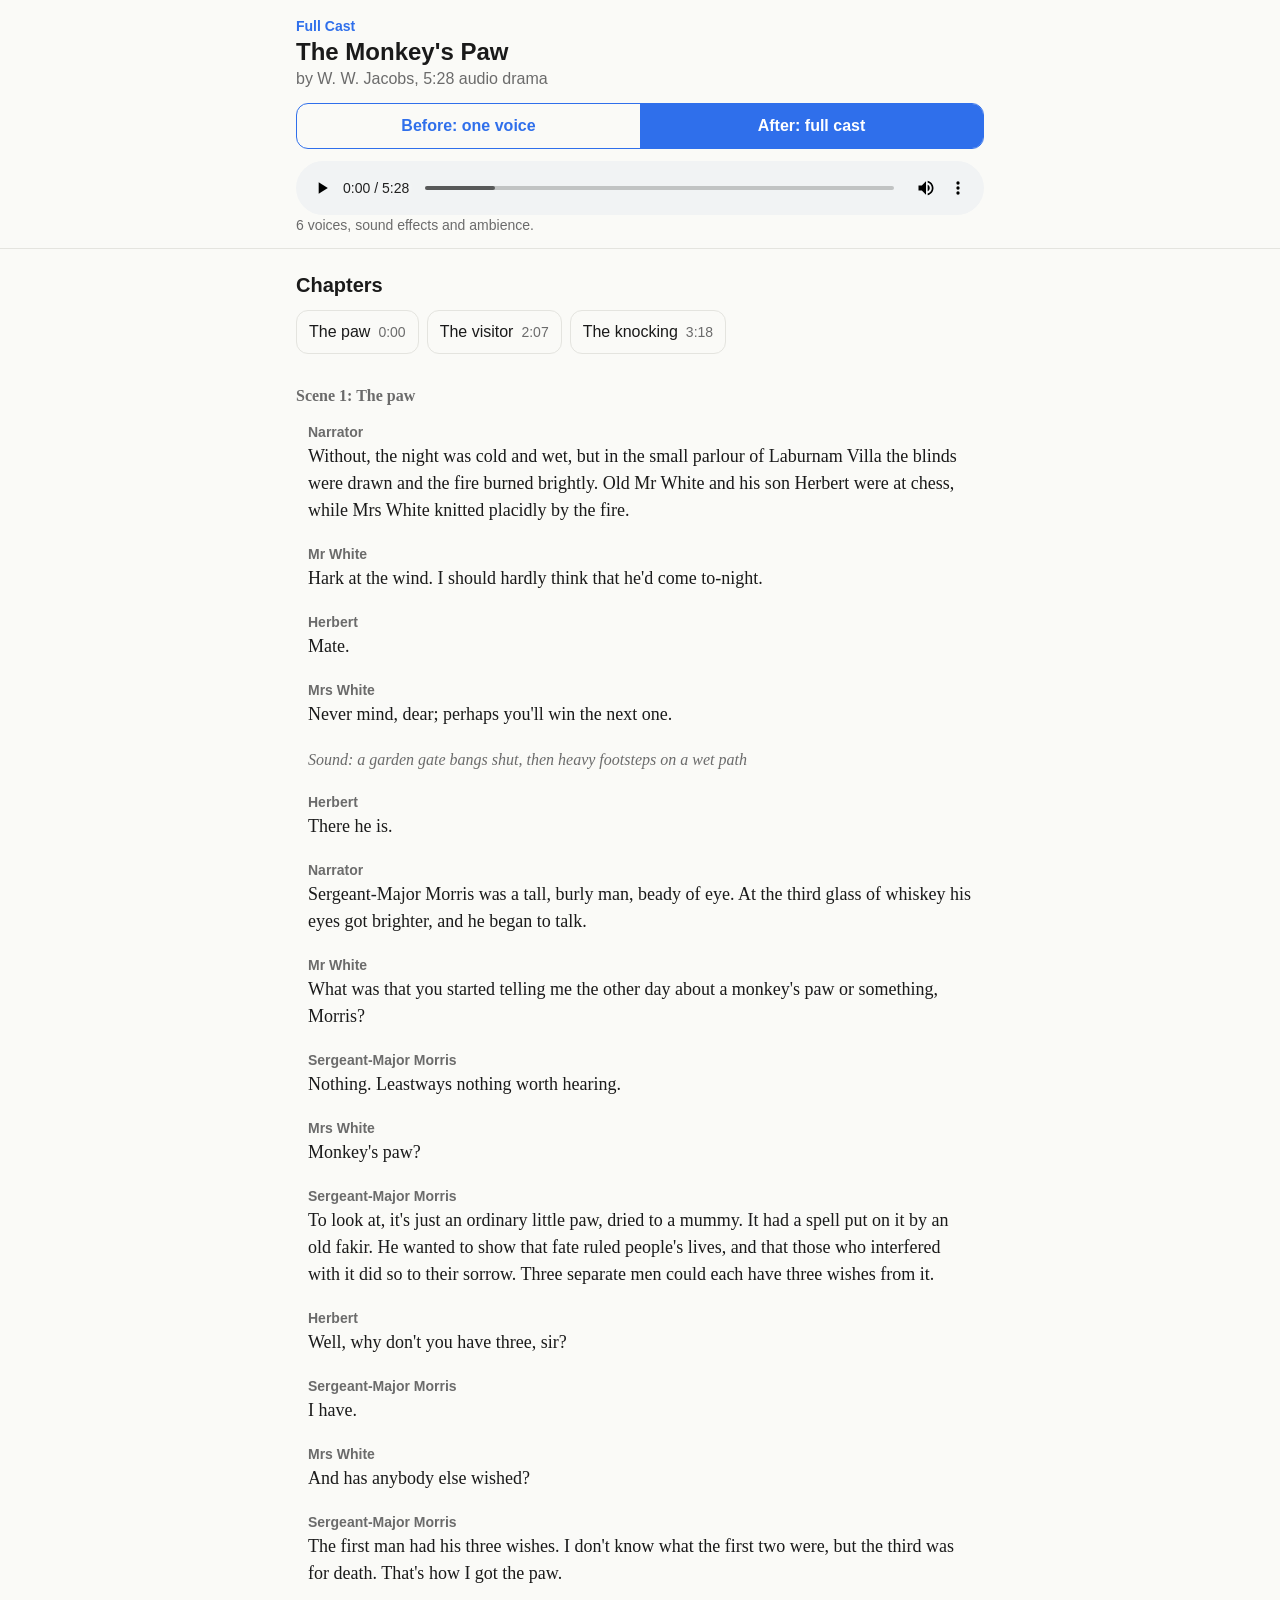
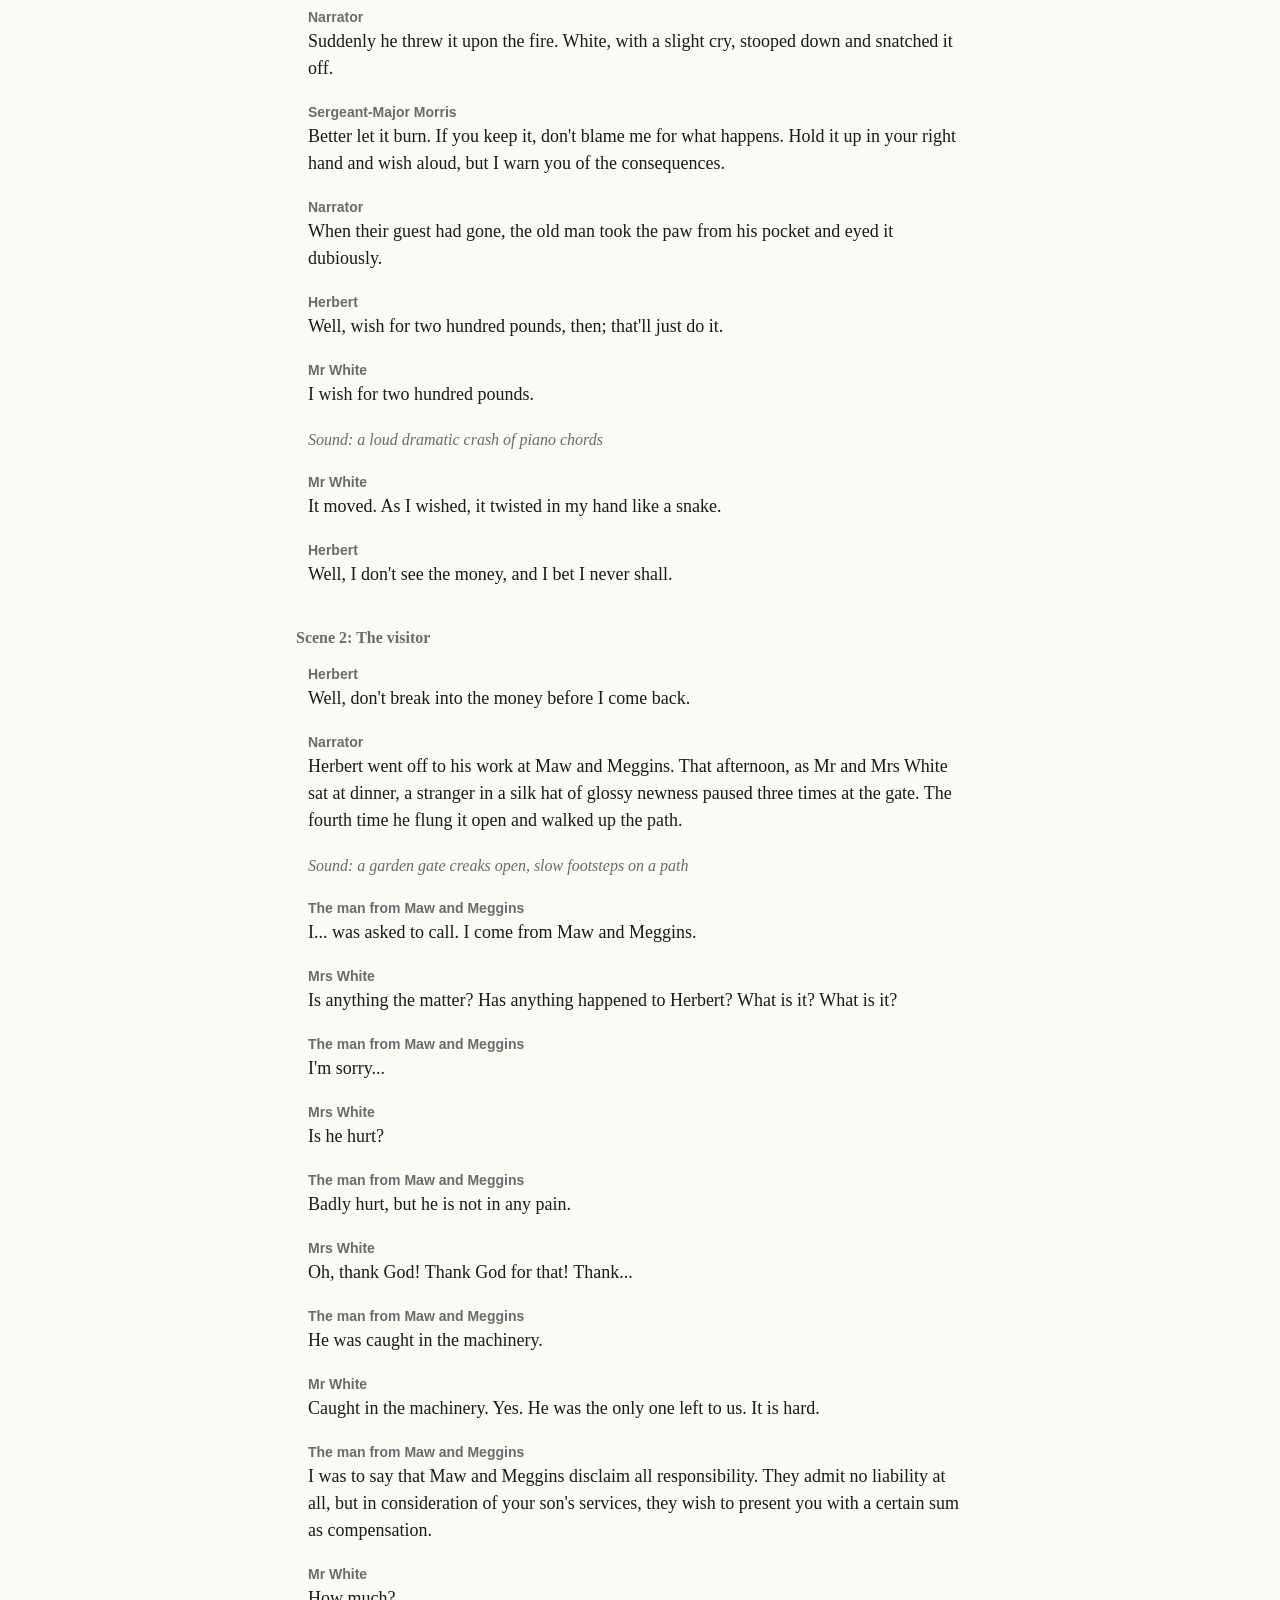
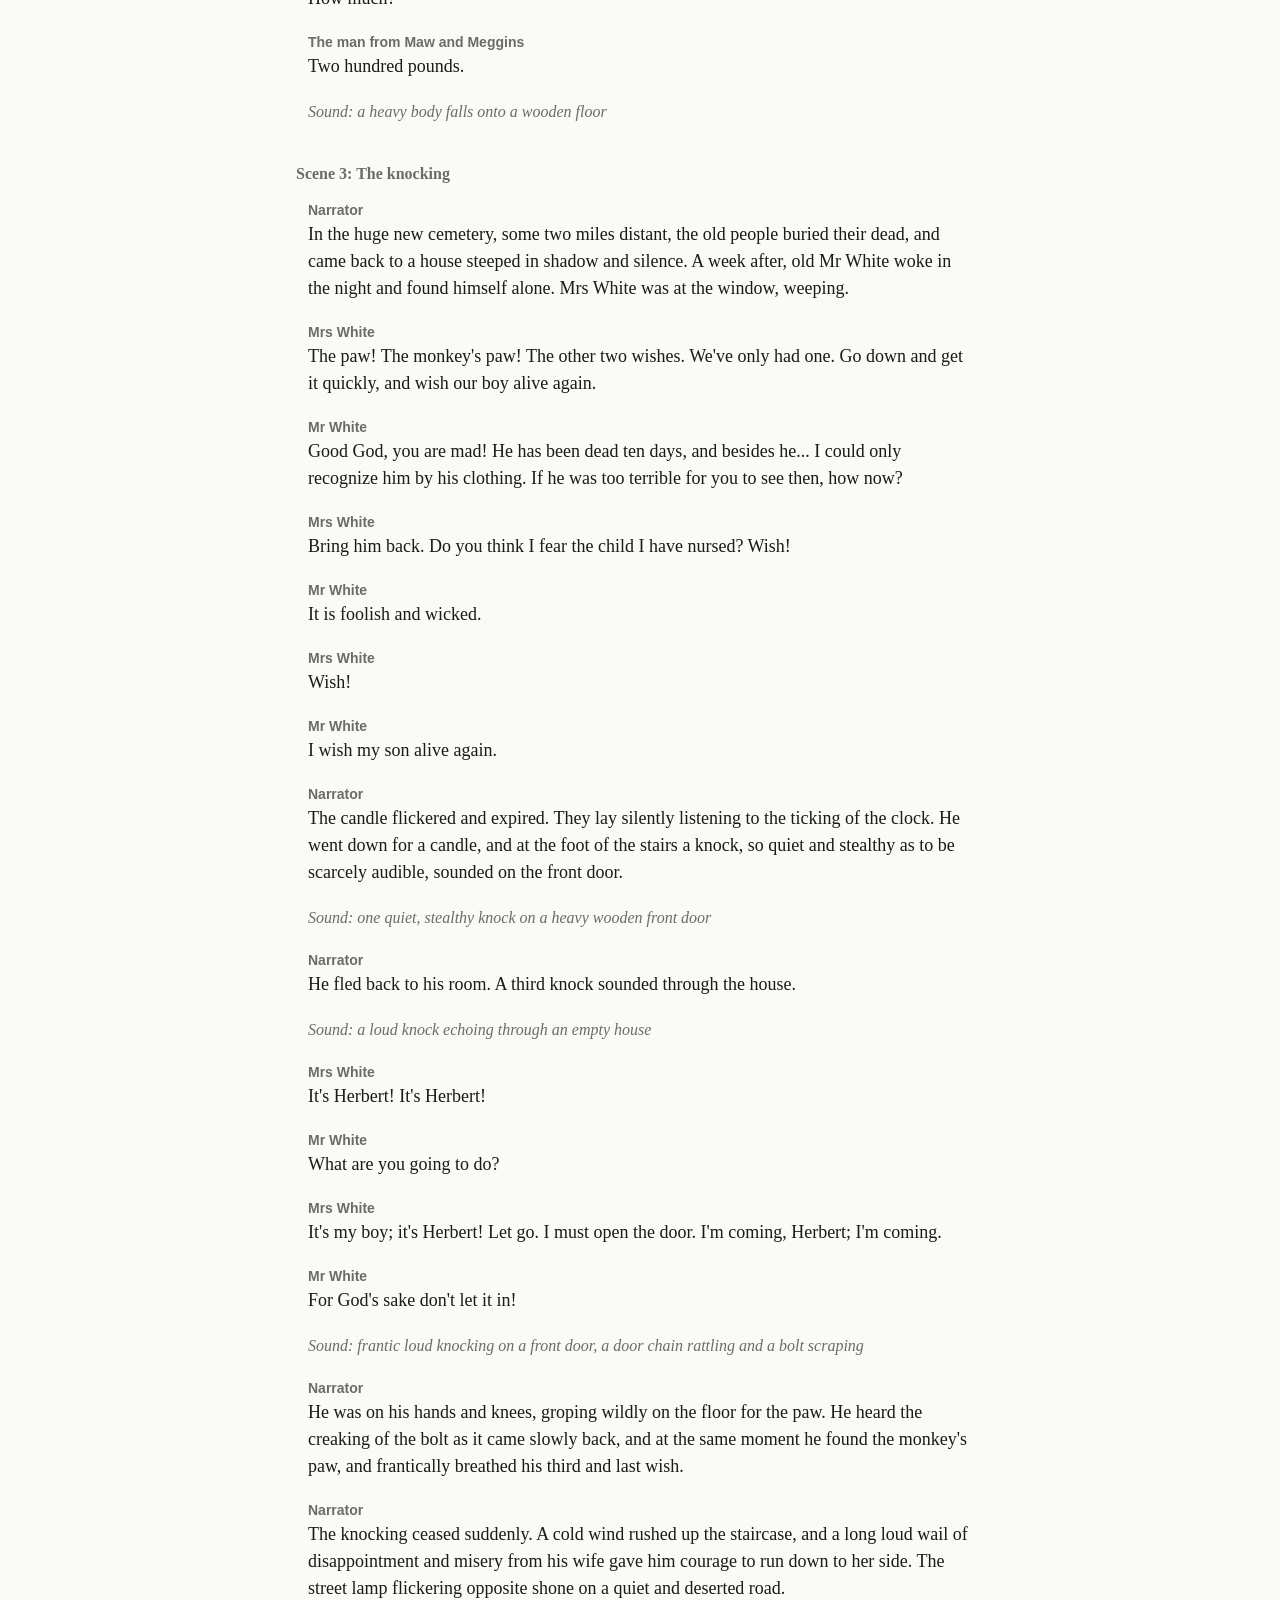
<file: docs/demo/index.html>
<!doctype html>
<html lang="en">
<head>
  <meta charset="utf-8">
  <meta name="viewport" content="width=device-width, initial-scale=1">
  <title>Full Cast</title>
  <link rel="icon" href="data:image/svg+xml,%3Csvg xmlns='http://www.w3.org/2000/svg' viewBox='0 0 16 16'%3E%3Ccircle cx='8' cy='8' r='6' fill='%232F6FEB'/%3E%3C/svg%3E">
  <link rel="stylesheet" href="player.css">
</head>
<body data-mix-base="./">
  <header class="bar">
    <div class="wrap">
      <p class="eyebrow">Full Cast</p>
      <h1 id="title">Loading...</h1>
      <p id="byline" class="muted"></p>
      <div class="toggle" role="group" aria-label="Version">
        <button type="button" id="mode-flat" aria-pressed="false">Before: one voice</button>
        <button type="button" id="mode-full" aria-pressed="true">After: full cast</button>
      </div>
      <audio id="audio" controls preload="metadata"></audio>
      <p id="mode-note" class="muted small"></p>
    </div>
  </header>

  <main class="wrap">
    <p id="status" role="status"></p>
    <nav id="chapters-nav" aria-labelledby="chapters-heading" hidden>
      <h2 id="chapters-heading">Chapters</h2>
      <ol id="chapters"></ol>
    </nav>
    <section aria-labelledby="script-heading">
      <h2 id="script-heading" hidden>Script</h2>
      <div id="script"></div>
    </section>
  </main>

  <script src="player.js"></script>
</body>
</html>
</file>
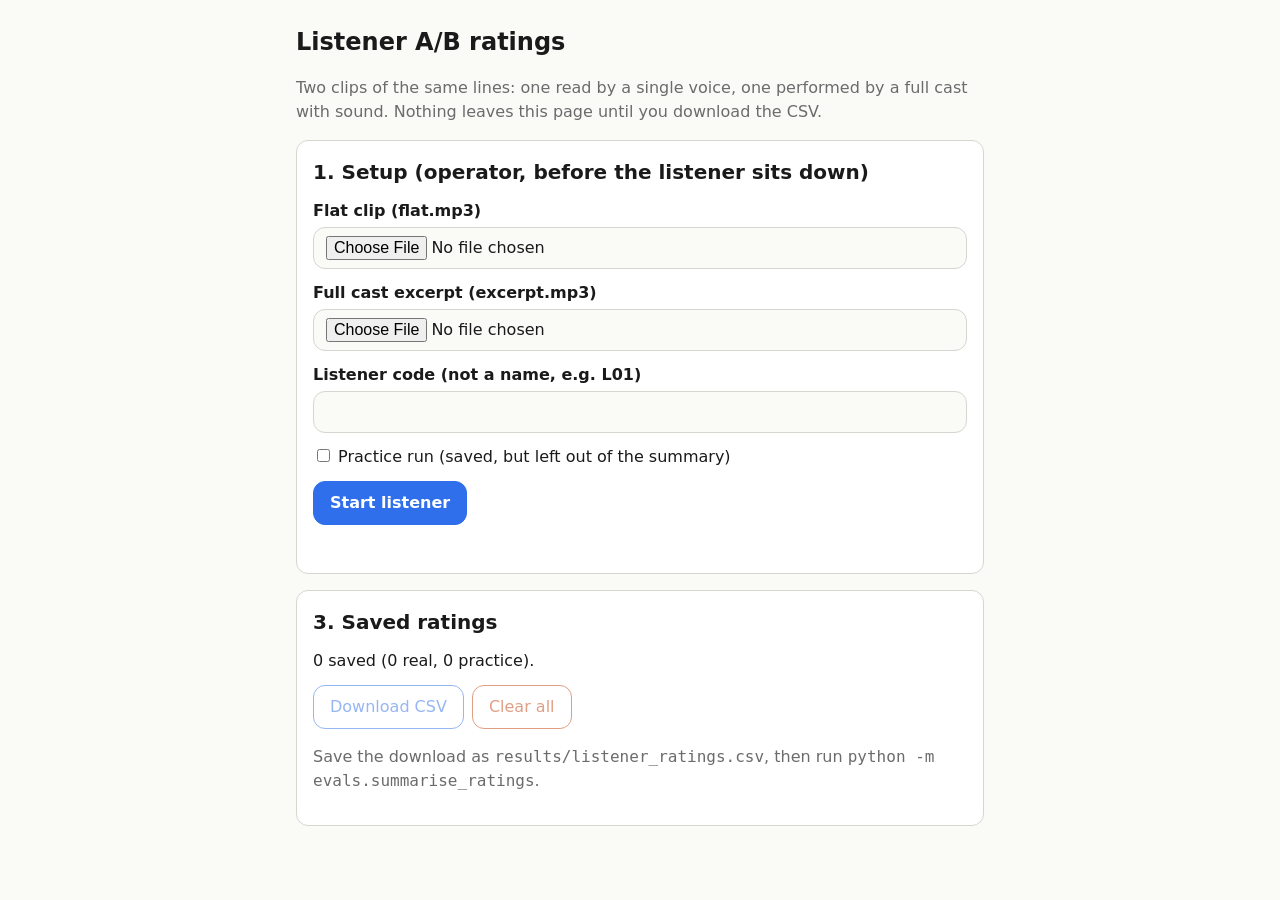
<file: evals/listener_form.html>
<!doctype html>
<html lang="en">
<head>
<meta charset="utf-8">
<meta name="viewport" content="width=device-width, initial-scale=1">
<title>Listener A/B Ratings</title>
<link rel="icon" href="data:,">
<style>
  :root {
    --color-bg: #FAFAF7;
    --color-surface: #FFFFFF;
    --color-text: #1A1A1A;
    --color-muted: #6B6B6B;
    --color-border: #D6D6D0;
    --color-accent: #2F6FEB;
    --color-on-accent: #FFFFFF;
    --color-danger: #C2410C;
    --radius: 12px;
  }
  @media (prefers-color-scheme: dark) {
    :root:not([data-theme="light"]) {
      --color-bg: #141412;
      --color-surface: #1E1E1B;
      --color-text: #F2F2EE;
      --color-muted: #B0B0A8;
      --color-border: #3A3A35;
      --color-accent: #7AA5F5;
      --color-on-accent: #0E1A33;
      --color-danger: #F08A5D;
    }
  }
  :root[data-theme="dark"] {
    --color-bg: #141412;
    --color-surface: #1E1E1B;
    --color-text: #F2F2EE;
    --color-muted: #B0B0A8;
    --color-border: #3A3A35;
    --color-accent: #7AA5F5;
    --color-on-accent: #0E1A33;
    --color-danger: #F08A5D;
  }
  * { box-sizing: border-box; }
  body {
    margin: 0; background: var(--color-bg); color: var(--color-text);
    font: 16px/1.5 system-ui, -apple-system, "Segoe UI", sans-serif;
  }
  main { max-width: 720px; margin: 0 auto; padding: 24px 16px 48px; }
  h1 { font-size: 24px; margin: 0 0 8px; }
  h2 { font-size: 20px; margin: 0 0 12px; }
  p.lead, .muted { color: var(--color-muted); }
  section {
    background: var(--color-surface); border: 1px solid var(--color-border);
    border-radius: var(--radius); padding: 16px; margin-top: 16px;
  }
  label.field { display: block; margin-bottom: 12px; }
  label.field span { display: block; font-weight: 600; margin-bottom: 4px; }
  input[type=text], textarea, input[type=file] {
    width: 100%; font: inherit; color: inherit; background: var(--color-bg);
    border: 1px solid var(--color-border); border-radius: var(--radius); padding: 8px 12px;
  }
  audio { width: 100%; margin: 8px 0 12px; }
  fieldset { border: 0; margin: 0 0 12px; padding: 0; }
  legend { font-weight: 600; margin-bottom: 4px; padding: 0; }
  .scale { display: flex; flex-wrap: wrap; gap: 8px; }
  .scale label {
    display: inline-flex; align-items: center; gap: 4px; min-height: 44px; padding: 0 12px;
    border: 1px solid var(--color-border); border-radius: var(--radius); cursor: pointer;
  }
  /* The 1-5 scales stay on one row at phone width; wrapping left "5" alone and the scale unreadable. */
  .scale[data-scale] { display: grid; grid-template-columns: repeat(5, 1fr); }
  .scale[data-scale] label { justify-content: center; padding: 0 4px; }
  .scale-ends { display: flex; justify-content: space-between; font-size: 14px; color: var(--color-muted); }
  button {
    font: inherit; min-height: 44px; padding: 8px 16px; border-radius: var(--radius); cursor: pointer;
    border: 1px solid var(--color-accent); background: transparent; color: var(--color-accent);
  }
  button.primary { background: var(--color-accent); color: var(--color-on-accent); font-weight: 600; }
  button.danger { border-color: var(--color-danger); color: var(--color-danger); }
  button:disabled { opacity: 0.5; cursor: not-allowed; }
  :focus-visible { outline: 3px solid var(--color-accent); outline-offset: 2px; }
  .actions { display: flex; flex-wrap: wrap; gap: 8px; margin-top: 12px; }
  .error { color: var(--color-danger); font-weight: 600; min-height: 1.5em; margin: 8px 0 0; }
  .status { min-height: 1.5em; margin: 8px 0 0; }
  [hidden] { display: none !important; }
</style>
</head>
<body>
<main>
  <h1>Listener A/B ratings</h1>
  <p class="lead">Two clips of the same lines: one read by a single voice, one performed by a full cast with sound.
    Nothing leaves this page until you download the CSV.</p>

  <section id="setup" aria-labelledby="setup-title">
    <h2 id="setup-title">1. Setup (operator, before the listener sits down)</h2>
    <label class="field"><span>Flat clip (flat.mp3)</span>
      <input type="file" id="file-flat" accept="audio/*"></label>
    <label class="field"><span>Full cast excerpt (excerpt.mp3)</span>
      <input type="file" id="file-full" accept="audio/*"></label>
    <label class="field"><span>Listener code (not a name, e.g. L01)</span>
      <input type="text" id="listener" maxlength="12" autocomplete="off" pattern="[A-Za-z0-9-]{1,12}"></label>
    <label><input type="checkbox" id="practice"> Practice run (saved, but left out of the summary)</label>
    <div class="actions"><button class="primary" id="start">Start listener</button></div>
    <p class="error" id="setup-error" role="alert"></p>
  </section>

  <form id="rate" hidden aria-labelledby="rate-title" novalidate>
    <section>
      <h2 id="rate-title">2. Listen to both clips, then rate each one</h2>
      <p class="muted">Play them in any order, as often as you like. Use headphones if you have them.</p>
    </section>
    <section id="clip-a"></section>
    <section id="clip-b"></section>
    <section>
      <fieldset>
        <legend>Which clip would you rather keep listening to?</legend>
        <div class="scale">
          <label><input type="radio" name="preferred" value="A"> Clip A</label>
          <label><input type="radio" name="preferred" value="B"> Clip B</label>
          <label><input type="radio" name="preferred" value="none"> No preference</label>
        </div>
      </fieldset>
      <label class="field"><span>Anything else? (optional, 300 characters)</span>
        <textarea id="comment" rows="3" maxlength="300"></textarea></label>
      <div class="actions"><button class="primary" type="submit">Save rating</button></div>
      <p class="error" id="rate-error" role="alert"></p>
    </section>
  </form>

  <section aria-labelledby="saved-title">
    <h2 id="saved-title">3. Saved ratings</h2>
    <p id="saved-count" class="status" aria-live="polite"></p>
    <div class="actions">
      <button id="download">Download CSV</button>
      <button id="clear" class="danger">Clear all</button>
    </div>
    <p class="muted">Save the download as <code>results/listener_ratings.csv</code>, then run
      <code>python -m evals.summarise_ratings</code>.</p>
  </section>
</main>

<template id="clip-template">
  <h2 class="clip-title"></h2>
  <audio controls preload="auto"></audio>
  <fieldset>
    <legend>Clarity: how easy is it to follow who says what?</legend>
    <div class="scale" data-scale="clarity"></div>
    <div class="scale-ends"><span>1 = hard</span><span>5 = easy</span></div>
  </fieldset>
  <fieldset>
    <legend>Immersion: how much does it pull you into the story?</legend>
    <div class="scale" data-scale="immersion"></div>
    <div class="scale-ends"><span>1 = not at all</span><span>5 = completely</span></div>
  </fieldset>
</template>

<script>
"use strict";
// Column order must match evals/summarise_ratings.py.
const COLUMNS = ["listener_id", "rated_at", "practice", "flat_first", "clarity_flat", "clarity_full_cast",
                 "immersion_flat", "immersion_full_cast", "preferred", "comment"];
const STORAGE_KEY = "fullcast-listener-ratings-v1";
const LISTENER_ID = /^[A-Za-z0-9-]{1,12}$/;

const $ = (id) => document.getElementById(id);
let rows = loadRows();
let urls = {flat: null, full_cast: null};
let flatFirst = true;
let clearArmed = false;

function loadRows() {
  // Browser storage only protects against an accidental reload; the CSV download is the real record.
  try { return JSON.parse(localStorage.getItem(STORAGE_KEY)) || []; } catch { return []; }
}
function saveRows() {
  try { localStorage.setItem(STORAGE_KEY, JSON.stringify(rows)); } catch { /* still in memory; download before closing */ }
  renderCount();
}
function renderCount() {
  const real = rows.filter((r) => !r.practice).length;
  $("saved-count").textContent = `${rows.length} saved (${real} real, ${rows.length - real} practice).`;
  $("download").disabled = rows.length === 0;
  $("clear").disabled = rows.length === 0;
}

function buildClip(section, letter) {
  section.replaceChildren($("clip-template").content.cloneNode(true));
  section.querySelector(".clip-title").textContent = `Clip ${letter}`;
  for (const scale of section.querySelectorAll("[data-scale]")) {
    for (let n = 1; n <= 5; n++) {
      const label = document.createElement("label");
      const input = document.createElement("input");
      input.type = "radio";
      input.name = `${scale.dataset.scale}_${letter}`;
      input.value = String(n);
      label.append(input, ` ${n}`);
      scale.append(label);
    }
  }
}

function startListener() {
  const flat = $("file-flat").files[0], full = $("file-full").files[0];
  const listener = $("listener").value.trim();
  if (!flat || !full) return showError("setup-error", "Choose both audio files.");
  if (!LISTENER_ID.test(listener)) return showError("setup-error", "Listener code: 1-12 letters, digits or dashes.");
  if (rows.some((r) => r.listener_id === listener && !r.practice) && !$("practice").checked) {
    return showError("setup-error", `${listener} already has a saved rating. Use a new code.`);
  }
  showError("setup-error", "");
  for (const key of Object.keys(urls)) if (urls[key]) URL.revokeObjectURL(urls[key]);
  urls = {flat: URL.createObjectURL(flat), full_cast: URL.createObjectURL(full)};
  // Random order per listener, so a preference for whichever clip plays first can be measured.
  flatFirst = crypto.getRandomValues(new Uint8Array(1))[0] < 128;

  buildClip($("clip-a"), "A");
  buildClip($("clip-b"), "B");
  $("clip-a").querySelector("audio").src = flatFirst ? urls.flat : urls.full_cast;
  $("clip-b").querySelector("audio").src = flatFirst ? urls.full_cast : urls.flat;
  $("rate").reset();
  $("setup").hidden = true;  // hides the file names, so the listener can't tell which clip is which
  $("rate").hidden = false;
  $("rate").scrollIntoView({behavior: "smooth"});
}

function picked(name) {
  const el = document.querySelector(`input[name="${name}"]:checked`);
  return el ? el.value : null;
}

function saveRating(event) {
  event.preventDefault();
  const answers = {};
  for (const name of ["clarity_A", "clarity_B", "immersion_A", "immersion_B", "preferred"]) {
    answers[name] = picked(name);
    if (!answers[name]) return showError("rate-error", "Please answer every question before saving.");
  }
  // Store by condition, not by letter, so the summary never needs to know the play order to read a row.
  const flatLetter = flatFirst ? "A" : "B", fullLetter = flatFirst ? "B" : "A";
  const preferred = answers.preferred === "none" ? "no_preference"
                  : answers.preferred === flatLetter ? "flat" : "full_cast";
  rows.push({
    listener_id: $("listener").value.trim(),
    rated_at: new Date().toISOString(),
    practice: $("practice").checked,
    flat_first: flatFirst,
    clarity_flat: Number(answers[`clarity_${flatLetter}`]),
    clarity_full_cast: Number(answers[`clarity_${fullLetter}`]),
    immersion_flat: Number(answers[`immersion_${flatLetter}`]),
    immersion_full_cast: Number(answers[`immersion_${fullLetter}`]),
    preferred,
    comment: $("comment").value.trim().slice(0, 300),
  });
  saveRows();
  showError("rate-error", "");
  for (const audio of document.querySelectorAll("#rate audio")) audio.pause();
  $("rate").hidden = true;
  $("setup").hidden = false;
  $("listener").value = "";
  $("practice").checked = false;
  $("saved-count").textContent += " Rating saved. Ready for the next listener.";
}

function csvCell(value) {
  let s = String(value);
  // A leading = + - @ makes spreadsheets run the cell as a formula; a quote mark keeps it as text.
  if (/^[=+\-@\t\r]/.test(s)) s = "'" + s;
  if (/[",\r\n]/.test(s)) s = '"' + s.replace(/"/g, '""') + '"';
  return s;
}

function downloadCsv() {
  const lines = [COLUMNS.join(",")].concat(rows.map((r) => COLUMNS.map((c) => csvCell(r[c])).join(",")));
  const blob = new Blob([lines.join("\r\n") + "\r\n"], {type: "text/csv"});
  const link = document.createElement("a");
  link.href = URL.createObjectURL(blob);
  link.download = "listener_ratings.csv";
  link.click();
  URL.revokeObjectURL(link.href);
}

function clearAll() {
  // Two clicks instead of a confirm() dialog, so the page never blocks on a modal.
  if (!clearArmed) {
    clearArmed = true;
    $("clear").textContent = "Click again to delete all ratings";
    setTimeout(() => { clearArmed = false; $("clear").textContent = "Clear all"; }, 4000);
    return;
  }
  clearArmed = false;
  $("clear").textContent = "Clear all";
  rows = [];
  saveRows();
}

function showError(id, message) { $(id).textContent = message; }

$("start").addEventListener("click", startListener);
$("rate").addEventListener("submit", saveRating);
$("download").addEventListener("click", downloadCsv);
$("clear").addEventListener("click", clearAll);
renderCount();
</script>
</body>
</html>
</file>
<file: docs/demo/player.css>
:root {
  --color-bg: #FAFAF7;
  --color-text: #1A1A1A;
  --color-muted: #6B6B6B;
  --color-accent: #2F6FEB;
  --color-danger: #C2410C;
  --color-line: #E4E4DF;
  --color-highlight: #E8EFFD;
  --radius: 12px;
  --space-1: 4px;
  --space-2: 8px;
  --space-3: 12px;
  --space-4: 16px;
  --space-6: 24px;
  --space-8: 32px;
  --font-ui: "Segoe UI", Roboto, Helvetica, Arial, sans-serif;
  --font-script: Georgia, "Times New Roman", serif;
}

* { box-sizing: border-box; }

body {
  margin: 0;
  background: var(--color-bg);
  color: var(--color-text);
  font: 16px/1.5 var(--font-ui);
}

.wrap {
  max-width: 720px;
  margin: 0 auto;
  padding: 0 var(--space-4);
}

h1, h2, h3 { font-weight: 600; line-height: 1.25; margin: 0; }
h1 { font-size: 24px; }
h2 { font-size: 20px; margin: var(--space-6) 0 var(--space-3); }
h3 { font-size: 16px; margin: var(--space-8) 0 var(--space-2); color: var(--color-muted); }

.muted { color: var(--color-muted); margin: 0; }
.small { font-size: 14px; }
.eyebrow { margin: 0; font-size: 14px; font-weight: 600; color: var(--color-accent); }

/* The player stays on screen while the script scrolls underneath. */
.bar {
  position: sticky;
  top: 0;
  z-index: 1;
  background: var(--color-bg);
  border-bottom: 1px solid var(--color-line);
  padding: var(--space-4) 0 var(--space-3);
}

audio { width: 100%; margin-top: var(--space-3); display: block; }

button {
  font: inherit;
  color: inherit;
  cursor: pointer;
}

button:focus-visible {
  outline: 2px solid var(--color-accent);
  outline-offset: 2px;
}

.toggle {
  display: flex;
  margin-top: var(--space-3);
  border: 1px solid var(--color-accent);
  border-radius: var(--radius);
  overflow: hidden;
}

.toggle button {
  flex: 1;
  min-height: 44px;
  padding: var(--space-2) var(--space-3);
  border: 0;
  background: transparent;
  color: var(--color-accent);
  font-weight: 600;
}

.toggle button[aria-pressed="true"] {
  background: var(--color-accent);
  color: #FFFFFF;
}

#status:empty { display: none; }
#status { margin: var(--space-6) 0 0; }
#status.error { color: var(--color-danger); }
#status code { word-break: break-all; }

#chapters {
  list-style: none;
  margin: 0;
  padding: 0;
  display: flex;
  flex-wrap: wrap;
  gap: var(--space-2);
}

#chapters button {
  min-height: 44px;
  padding: var(--space-2) var(--space-3);
  border: 1px solid var(--color-line);
  border-radius: var(--radius);
  background: transparent;
  text-align: left;
}

#chapters button[aria-current="true"] { border-color: var(--color-accent); }
#chapters .time { color: var(--color-muted); font-size: 14px; margin-left: var(--space-2); }

#script { padding-bottom: var(--space-8); font-family: var(--font-script); }

.line, .cue {
  display: block;
  width: 100%;
  margin: 0 0 var(--space-1);
  padding: var(--space-2) var(--space-3);
  border: 0;
  border-radius: var(--radius);
  background: transparent;
  text-align: left;
  font-family: var(--font-script);
  font-size: 18px;
}

.line .speaker {
  display: block;
  font-family: var(--font-ui);
  font-size: 14px;
  font-weight: 600;
  color: var(--color-muted);
}

.cue { font-style: italic; color: var(--color-muted); font-size: 16px; }

.current { background: var(--color-highlight); }

/* In the "before" version only the compared lines play, so the rest steps back. */
.flat .outside { opacity: 0.4; }
.flat .cue { display: none; }

@media (prefers-reduced-motion: no-preference) {
  .line, .cue { transition: background-color 150ms; }
}
</file>
